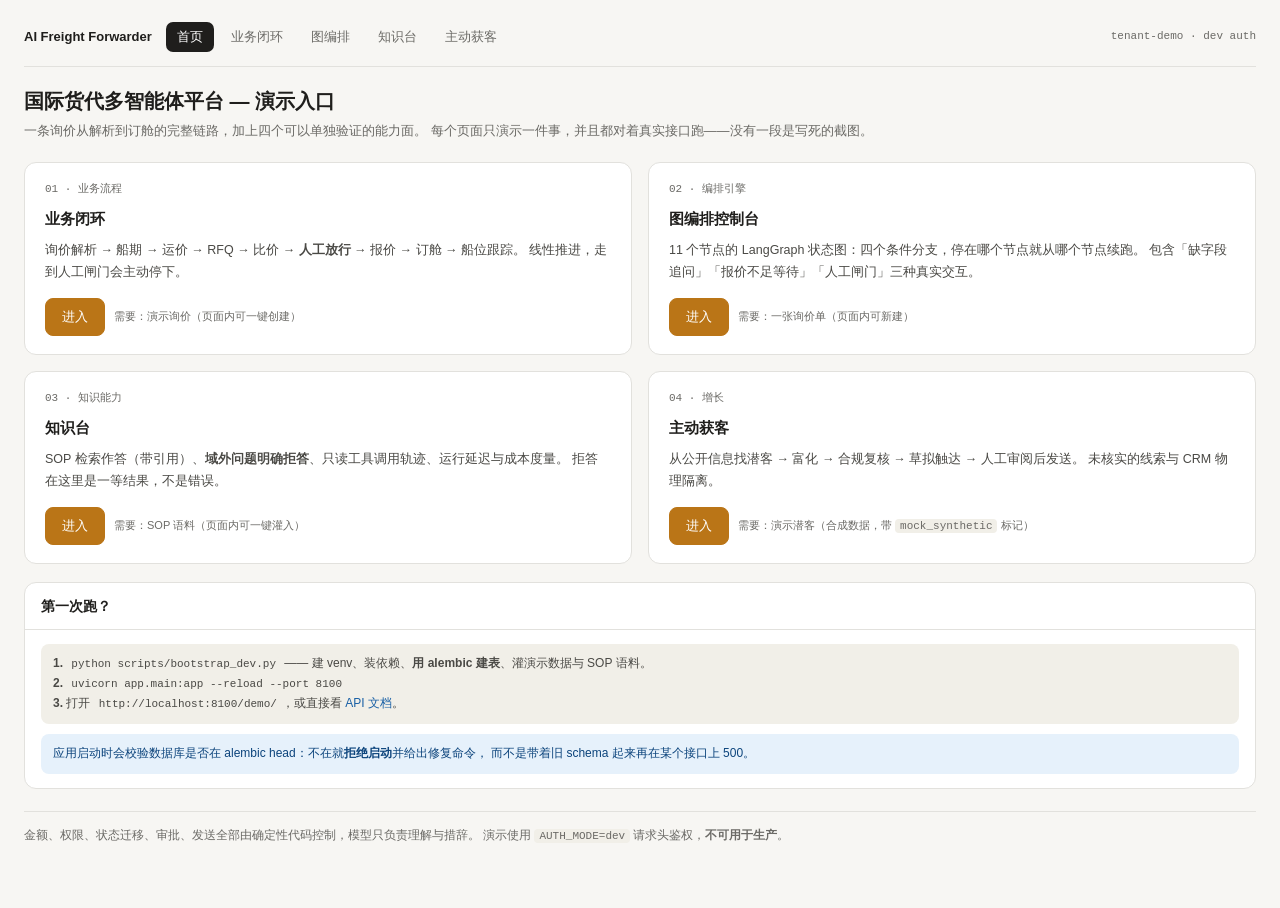
<file: demo_client/index.html>
<!doctype html>
<html lang="zh-CN">
<head>
<meta charset="utf-8">
<meta name="viewport" content="width=device-width, initial-scale=1">
<title>AI Freight Forwarder — 演示入口</title>
<link rel="stylesheet" href="theme.css">
<style>
.cards{display:grid;grid-template-columns:repeat(2,1fr);gap:16px}
@media(max-width:860px){.cards{grid-template-columns:1fr}}
.entry{background:var(--panel);border:1px solid var(--line);border-radius:12px;padding:18px 20px;
  display:flex;flex-direction:column;gap:9px;transition:.18s}
.entry:hover{border-color:var(--line2);box-shadow:0 2px 10px rgba(31,30,28,.05)}
.entry .tag{font-size:11px;color:var(--muted);font-family:var(--mono)}
.entry h2{font-size:15px;font-weight:600}
.entry p{margin:0;font-size:12.5px;color:#4A4945;line-height:1.7}
.entry .go-line{margin-top:auto;padding-top:6px;display:flex;gap:9px;align-items:center;flex-wrap:wrap}
.entry .need{font-size:11px;color:var(--muted)}
</style>
</head>
<body>
<div class="wrap">

  <nav class="topnav">
    <span class="brand">AI Freight Forwarder</span>
    <a href="index.html" class="on">首页</a>
    <a href="overview.html">业务闭环</a>
    <a href="graph.html">图编排</a>
    <a href="knowledge.html">知识台</a>
    <a href="prospecting.html">主动获客</a>
    <span class="spacer"></span>
    <span class="env">tenant-demo · dev auth</span>
  </nav>

  <h1>国际货代多智能体平台 — 演示入口</h1>
  <div class="sub">
    一条询价从解析到订舱的完整链路，加上四个可以单独验证的能力面。
    每个页面只演示一件事，并且都对着真实接口跑——没有一段是写死的截图。
  </div>

  <div class="cards">
    <div class="entry">
      <span class="tag">01 · 业务流程</span>
      <h2>业务闭环</h2>
      <p>询价解析 → 船期 → 运价 → RFQ → 比价 → <b>人工放行</b> → 报价 → 订舱 → 船位跟踪。
         线性推进，走到人工闸门会主动停下。</p>
      <div class="go-line">
        <a href="overview.html"><button class="primary">进入</button></a>
        <span class="need">需要：演示询价（页面内可一键创建）</span>
      </div>
    </div>

    <div class="entry">
      <span class="tag">02 · 编排引擎</span>
      <h2>图编排控制台</h2>
      <p>11 个节点的 LangGraph 状态图：四个条件分支，停在哪个节点就从哪个节点续跑。
         包含「缺字段追问」「报价不足等待」「人工闸门」三种真实交互。</p>
      <div class="go-line">
        <a href="graph.html"><button class="primary">进入</button></a>
        <span class="need">需要：一张询价单（页面内可新建）</span>
      </div>
    </div>

    <div class="entry">
      <span class="tag">03 · 知识能力</span>
      <h2>知识台</h2>
      <p>SOP 检索作答（带引用）、<b>域外问题明确拒答</b>、只读工具调用轨迹、运行延迟与成本度量。
         拒答在这里是一等结果，不是错误。</p>
      <div class="go-line">
        <a href="knowledge.html"><button class="primary">进入</button></a>
        <span class="need">需要：SOP 语料（页面内可一键灌入）</span>
      </div>
    </div>

    <div class="entry">
      <span class="tag">04 · 增长</span>
      <h2>主动获客</h2>
      <p>从公开信息找潜客 → 富化 → 合规复核 → 草拟触达 → 人工审阅后发送。
         未核实的线索与 CRM 物理隔离。</p>
      <div class="go-line">
        <a href="prospecting.html"><button class="primary">进入</button></a>
        <span class="need">需要：演示潜客（合成数据，带 <span class="kbd">mock_synthetic</span> 标记）</span>
      </div>
    </div>
  </div>

  <div class="card" style="margin-top:18px">
    <h2>第一次跑？</h2>
    <div class="body">
      <div class="note plain">
        <b>1.</b> <span class="kbd">python scripts/bootstrap_dev.py</span> —— 建 venv、装依赖、<b>用 alembic 建表</b>、灌演示数据与 SOP 语料。<br>
        <b>2.</b> <span class="kbd">uvicorn app.main:app --reload --port 8100</span><br>
        <b>3.</b> 打开 <span class="kbd">http://localhost:8100/demo/</span>，或直接看 <a href="/docs">API 文档</a>。
      </div>
      <div class="note info" style="margin-top:10px">
        应用启动时会校验数据库是否在 alembic head：不在就<b>拒绝启动</b>并给出修复命令，
        而不是带着旧 schema 起来再在某个接口上 500。
      </div>
    </div>
  </div>

  <div class="foot">
    金额、权限、状态迁移、审批、发送全部由确定性代码控制，模型只负责理解与措辞。
    演示使用 <span class="kbd">AUTH_MODE=dev</span> 请求头鉴权，<b>不可用于生产</b>。
  </div>
</div>
</body>
</html>
</file>
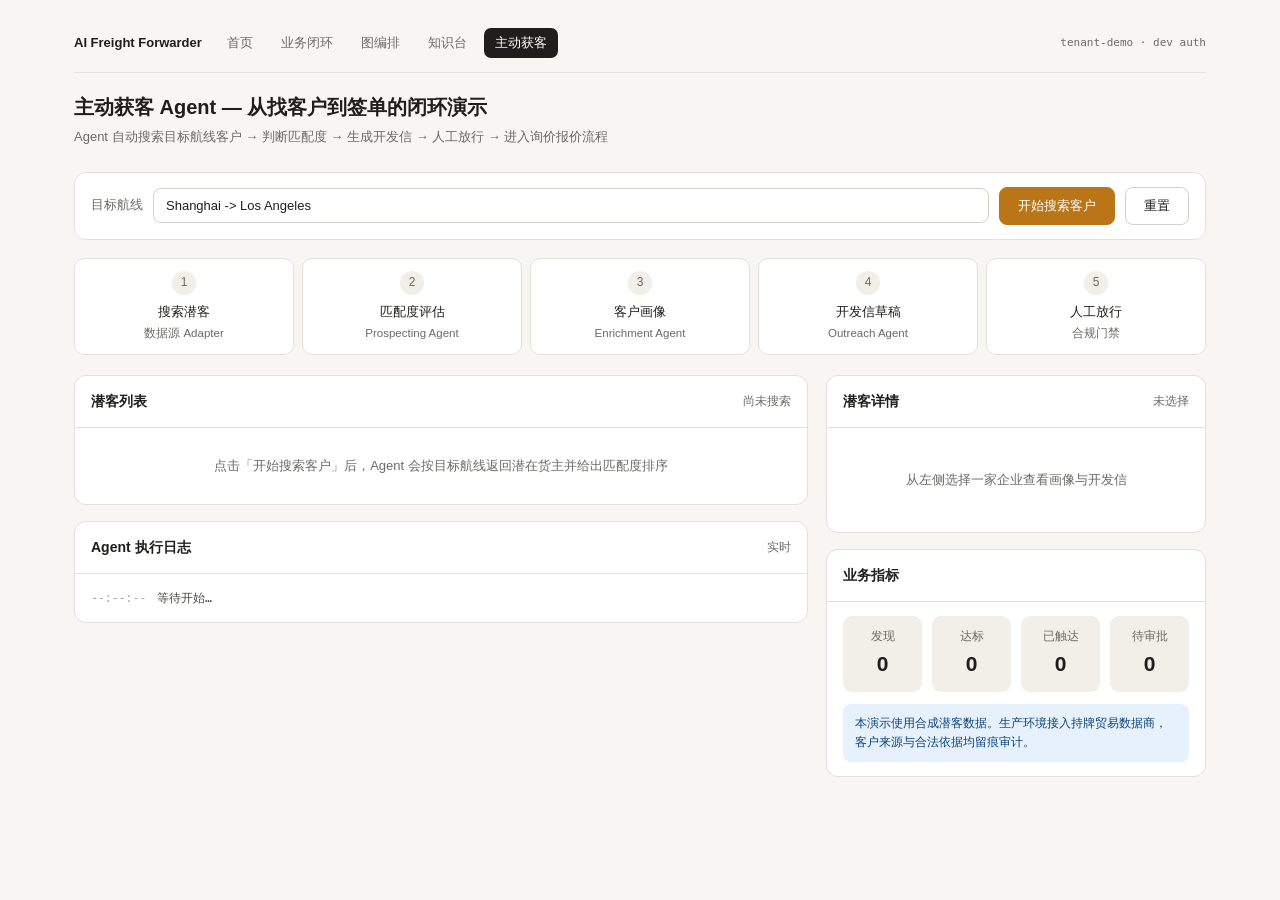
<file: demo_client/prospecting.html>
<!doctype html>
<html lang="zh-CN">
<head>
<meta charset="utf-8">
<meta name="viewport" content="width=device-width, initial-scale=1">
<title>主动获客 Agent 演示 — AI Freight Forwarder</title>
<style>
:root{
  --bg:#F7F6F3; --panel:#FFFFFF; --ink:#1F1E1C; --muted:#6B6A66;
  --line:#E2E1DD; --line2:#D3D1C7;
  --amber:#BA7517; --amber-bg:#FAEEDA; --amber-ink:#854F0B;
  --blue:#185FA5; --blue-bg:#E6F1FB; --blue-ink:#0C447C;
  --teal:#0F6E56; --teal-bg:#E1F5EE; --teal-ink:#0F6E56;
  --red:#A32D2D; --red-bg:#FCEBEB;
  --gray-bg:#F1EFE8;
}
*{box-sizing:border-box}
body{margin:0;background:var(--bg);color:var(--ink);
  font-family:-apple-system,BlinkMacSystemFont,"Segoe UI","PingFang SC","Hiragino Sans GB","Microsoft YaHei",sans-serif;
  font-size:14px;line-height:1.6;-webkit-font-smoothing:antialiased}
.wrap{max-width:1180px;margin:0 auto;padding:28px 24px 64px}
h1{font-size:20px;font-weight:600;margin:0 0 4px}
.sub{color:var(--muted);font-size:13px;margin-bottom:24px}
.bar{display:flex;gap:10px;align-items:center;flex-wrap:wrap;background:var(--panel);
  border:1px solid var(--line);border-radius:12px;padding:14px 16px;margin-bottom:18px}
.bar label{font-size:13px;color:var(--muted)}
input,select{padding:9px 12px;border:1px solid var(--line2);border-radius:8px;
  font-size:13px;font-family:inherit;background:#fff;color:var(--ink)}
input.lane{min-width:260px;flex:1}
button{padding:9px 18px;border-radius:8px;border:1px solid var(--line2);background:#fff;
  color:var(--ink);font-size:13px;font-family:inherit;cursor:pointer;transition:.15s}
button:hover:not(:disabled){border-color:var(--ink);background:#FAFAF8}
button.primary{background:var(--amber);border-color:var(--amber);color:#fff;font-weight:500}
button.primary:hover:not(:disabled){background:#9E6313}
button:disabled{opacity:.4;cursor:not-allowed}

/* pipeline rail */
.rail{display:grid;grid-template-columns:repeat(5,1fr);gap:8px;margin-bottom:20px}
.step{background:var(--panel);border:1px solid var(--line);border-radius:10px;padding:12px 10px;text-align:center;
  position:relative;transition:.25s}
.step .n{width:24px;height:24px;border-radius:50%;background:var(--gray-bg);color:var(--muted);
  display:flex;align-items:center;justify-content:center;font-size:12px;margin:0 auto 7px;transition:.25s}
.step .t{font-size:12.5px;font-weight:500}
.step .d{font-size:11.5px;color:var(--muted);margin-top:2px}
.step.active{border-color:var(--amber);background:var(--amber-bg)}
.step.active .n{background:var(--amber);color:#fff}
.step.active .t{color:var(--amber-ink)}
.step.done{border-color:var(--teal)}
.step.done .n{background:var(--teal);color:#fff}
.step.done .t{color:var(--teal-ink)}

.grid{display:grid;grid-template-columns:1fr 380px;gap:18px;align-items:start}
@media(max-width:980px){.grid{grid-template-columns:1fr}.rail{grid-template-columns:repeat(2,1fr)}}
.card{background:var(--panel);border:1px solid var(--line);border-radius:12px;margin-bottom:16px;overflow:hidden}
.card h2{font-size:14px;font-weight:600;margin:0;padding:14px 16px;border-bottom:1px solid var(--line);
  display:flex;justify-content:space-between;align-items:center}
.card h2 .cnt{font-size:12px;color:var(--muted);font-weight:400}
.card .body{padding:14px 16px}
.empty{color:var(--muted);font-size:13px;text-align:center;padding:28px 12px}

/* prospect rows */
.plist{display:flex;flex-direction:column}
.prow{display:flex;gap:12px;align-items:flex-start;padding:12px 16px;border-bottom:1px solid var(--line);
  cursor:pointer;transition:.15s}
.prow:last-child{border-bottom:none}
.prow:hover{background:#FAFAF8}
.prow.sel{background:var(--amber-bg)}
.score{width:42px;height:42px;border-radius:9px;display:flex;align-items:center;justify-content:center;
  font-size:14px;font-weight:600;flex:0 0 42px}
.s-hi{background:var(--teal-bg);color:var(--teal-ink)}
.s-md{background:var(--amber-bg);color:var(--amber-ink)}
.s-lo{background:var(--gray-bg);color:var(--muted)}
.pmain{flex:1;min-width:0}
.pmain .nm{font-weight:500;font-size:13.5px}
.pmain .meta{font-size:12px;color:var(--muted);margin-top:1px}
.pmain .rs{font-size:12px;color:var(--muted);margin-top:5px;line-height:1.5}
.tag{display:inline-block;font-size:11px;padding:1.5px 7px;border-radius:5px;background:var(--gray-bg);
  color:var(--muted);margin-right:5px}

/* detail panel */
.kv{display:flex;justify-content:space-between;gap:12px;padding:6px 0;font-size:13px;
  border-bottom:1px dashed var(--line)}
.kv:last-child{border-bottom:none}
.kv .k{color:var(--muted);flex:0 0 92px}
.kv .v{text-align:right;flex:1;word-break:break-all}
.draft{background:#FCFBF8;border:1px solid var(--line);border-radius:8px;padding:12px;
  font-size:12.5px;white-space:pre-wrap;line-height:1.75;max-height:260px;overflow:auto;color:#3A3936}
.note{font-size:12px;padding:10px 12px;border-radius:8px;line-height:1.6}
.note.warn{background:var(--red-bg);color:var(--red)}
.note.ok{background:var(--teal-bg);color:var(--teal-ink)}
.note.info{background:var(--blue-bg);color:var(--blue-ink)}
.acts{display:flex;gap:8px;flex-wrap:wrap;margin-top:12px}
.acts button{flex:1;min-width:120px}
.gate{font-size:11.5px;color:var(--muted);margin-top:9px;padding-top:9px;border-top:1px solid var(--line)}
.gate b{color:var(--amber-ink);font-weight:500}
.log{font-family:ui-monospace,Menlo,Consolas,monospace;font-size:11.5px;line-height:1.8;
  max-height:230px;overflow:auto;color:#4A4945}
.log div{display:flex;gap:8px}
.log .tm{color:#A8A6A0;flex:0 0 58px}
.spin{display:inline-block;width:11px;height:11px;border:1.6px solid var(--line2);
  border-top-color:var(--amber);border-radius:50%;animation:sp .7s linear infinite;vertical-align:-1px;margin-right:6px}
@keyframes sp{to{transform:rotate(360deg)}}
.metrics{display:grid;grid-template-columns:repeat(4,1fr);gap:10px}
.m{background:var(--gray-bg);border-radius:9px;padding:11px 12px;text-align:center}
.m .lab{font-size:11.5px;color:var(--muted)}
.m .num{font-size:21px;font-weight:600;margin-top:2px}

/* top navigation — shared with theme.css so the four demo pages read as one product */
.topnav{display:flex;gap:6px;align-items:center;flex-wrap:wrap;margin-bottom:18px;
  padding-bottom:14px;border-bottom:1px solid var(--line)}
.topnav .brand{font-size:13px;font-weight:600;margin-right:8px;color:var(--ink)}
.topnav a{padding:5px 11px;border-radius:7px;font-size:12.5px;color:var(--muted);text-decoration:none}
.topnav a:hover{background:var(--gray-bg);color:var(--ink)}
.topnav a.on{background:var(--ink);color:#fff}
.topnav .spacer{flex:1}
.topnav .env{font-size:11px;color:var(--muted);font-family:ui-monospace,Menlo,Consolas,monospace}
</style>
</head>
<body>
<div class="wrap">

  <nav class="topnav">
    <span class="brand">AI Freight Forwarder</span>
    <a href="index.html">首页</a>
    <a href="overview.html">业务闭环</a>
    <a href="graph.html">图编排</a>
    <a href="knowledge.html">知识台</a>
    <a href="prospecting.html" class="on">主动获客</a>
    <span class="spacer"></span>
    <span class="env">tenant-demo · dev auth</span>
  </nav>
  <h1>主动获客 Agent — 从找客户到签单的闭环演示</h1>
  <div class="sub">Agent 自动搜索目标航线客户 → 判断匹配度 → 生成开发信 → 人工放行 → 进入询价报价流程</div>

  <div class="bar">
    <label>目标航线</label>
    <input class="lane" id="lane" value="Shanghai -> Los Angeles">
    <button class="primary" id="btnSearch" onclick="runSearch()">开始搜索客户</button>
    <button id="btnReset" onclick="reset()">重置</button>
  </div>

  <div class="rail">
    <div class="step" id="st1"><div class="n">1</div><div class="t">搜索潜客</div><div class="d">数据源 Adapter</div></div>
    <div class="step" id="st2"><div class="n">2</div><div class="t">匹配度评估</div><div class="d">Prospecting Agent</div></div>
    <div class="step" id="st3"><div class="n">3</div><div class="t">客户画像</div><div class="d">Enrichment Agent</div></div>
    <div class="step" id="st4"><div class="n">4</div><div class="t">开发信草稿</div><div class="d">Outreach Agent</div></div>
    <div class="step" id="st5"><div class="n">5</div><div class="t">人工放行</div><div class="d">合规门禁</div></div>
  </div>

  <div class="grid">
    <div>
      <div class="card">
        <h2>潜客列表 <span class="cnt" id="cntProspect">尚未搜索</span></h2>
        <div class="plist" id="plist"><div class="empty">点击「开始搜索客户」后，Agent 会按目标航线返回潜在货主并给出匹配度排序</div></div>
      </div>
      <div class="card">
        <h2>Agent 执行日志 <span class="cnt" id="cntLog">实时</span></h2>
        <div class="body"><div class="log" id="log"><div><span class="tm">--:--:--</span><span>等待开始…</span></div></div></div>
      </div>
    </div>

    <div>
      <div class="card">
        <h2>潜客详情 <span class="cnt" id="cntDetail">未选择</span></h2>
        <div class="body" id="detail"><div class="empty">从左侧选择一家企业查看画像与开发信</div></div>
      </div>
      <div class="card">
        <h2>业务指标</h2>
        <div class="body">
          <div class="metrics">
            <div class="m"><div class="lab">发现</div><div class="num" id="mDisc">0</div></div>
            <div class="m"><div class="lab">达标</div><div class="num" id="mQual">0</div></div>
            <div class="m"><div class="lab">已触达</div><div class="num" id="mSent">0</div></div>
            <div class="m"><div class="lab">待审批</div><div class="num" id="mPend">0</div></div>
          </div>
          <div class="note info" style="margin-top:12px">
            本演示使用合成潜客数据。生产环境接入持牌贸易数据商，客户来源与合法依据均留痕审计。
          </div>
        </div>
      </div>
    </div>
  </div>
</div>

<script>
const H={'Content-Type':'application/json','X-Demo-User':'sales001','X-Demo-Tenant':'tenant-demo'};
let state={prospects:[],sel:null,draft:null,enrich:null};

function ts(){const d=new Date();return d.toTimeString().slice(0,8)}
function log(msg,cls){
  const el=document.getElementById('log');
  const d=document.createElement('div');
  d.innerHTML=`<span class="tm">${ts()}</span><span${cls?` style="color:${cls}"`:''}>${msg}</span>`;
  el.appendChild(d); el.scrollTop=el.scrollHeight;
}
function setStep(n,st){
  const el=document.getElementById('st'+n);
  el.classList.remove('active','done');
  if(st)el.classList.add(st);
}
function reset(){
  state={prospects:[],sel:null,draft:null,enrich:null};
  document.getElementById('plist').innerHTML='<div class="empty">点击「开始搜索客户」后，Agent 会按目标航线返回潜在货主并给出匹配度排序</div>';
  document.getElementById('detail').innerHTML='<div class="empty">从左侧选择一家企业查看画像与开发信</div>';
  document.getElementById('log').innerHTML='<div><span class="tm">--:--:--</span><span>等待开始…</span></div>';
  document.getElementById('cntProspect').textContent='尚未搜索';
  document.getElementById('cntDetail').textContent='未选择';
  ['mDisc','mQual','mSent','mPend'].forEach(id=>document.getElementById(id).textContent='0');
  for(let i=1;i<=5;i++)setStep(i,null);
}
function scoreClass(s){return s>=75?'s-hi':(s>=55?'s-md':'s-lo')}

async function runSearch(){
  const btn=document.getElementById('btnSearch');
  btn.disabled=true; btn.innerHTML='<span class="spin"></span>搜索中';
  reset();
  const lane=document.getElementById('lane').value.trim();
  setStep(1,'active'); log('调用潜客数据源，航线：'+lane);
  try{
    const t0=performance.now();
    const r=await fetch('/api/v1/prospecting/search',{method:'POST',headers:H,
      body:JSON.stringify({lane:lane,limit:14})});
    const j=await r.json();
    const ms=Math.round(performance.now()-t0);
    if(!r.ok){throw new Error(j.detail||('HTTP '+r.status))}
    setStep(1,'done');
    log(`数据源返回 ${j.discovered} 家企业（${ms}ms）`);
    setStep(2,'active'); log('Prospecting Agent 评估航线匹配度…');
    await sleep(380);
    setStep(2,'done');
    const list=j.prospects||[];
    log(`匹配度评估完成，${list.length} 家进入候选池`);
    state.prospects=list;
    document.getElementById('mDisc').textContent=j.discovered;
    document.getElementById('mQual').textContent=list.length;
    document.getElementById('cntProspect').textContent=`${list.length} 家候选 / 共发现 ${j.discovered} 家`;
    renderList();
    setStep(3,null); log('可从左侧选择企业继续做客户画像','#0F6E56');
  }catch(e){
    log('搜索失败：'+e.message,'#A32D2D');
  }finally{
    btn.disabled=false; btn.textContent='开始搜索客户';
  }
}
function sleep(ms){return new Promise(r=>setTimeout(r,ms))}

function renderList(){
  const el=document.getElementById('plist');
  if(!state.prospects.length){el.innerHTML='<div class="empty">没有达标客户</div>';return}
  el.innerHTML=state.prospects.map((p,i)=>{
    const s=Math.round(p.score||0);
    return `<div class="prow${state.sel===p.id?' sel':''}" onclick="select('${p.id}')">
      <div class="score ${scoreClass(s)}">${s}</div>
      <div class="pmain">
        <div class="nm">${esc(p.company)}</div>
        <div class="meta">${esc(p.country||'—')} · ${esc(p.industry||'未标注行业')}</div>
        <div class="rs">${esc((p.score_rationale||'').slice(0,96))}${(p.score_rationale||'').length>96?'…':''}</div>
      </div>
    </div>`;
  }).join('');
}
function esc(s){return String(s==null?'':s).replace(/[&<>"]/g,c=>({'&':'&amp;','<':'&lt;','>':'&gt;','"':'&quot;'}[c]))}

async function select(id){
  state.sel=id; state.draft=null; state.enrich=null;
  const p=state.prospects.find(x=>x.id===id); if(!p)return;
  renderList();
  document.getElementById('cntDetail').textContent=p.company;
  const el=document.getElementById('detail');
  el.innerHTML=`<div class="kv"><span class="k">企业</span><span class="v">${esc(p.company)}</span></div>
    <div class="kv"><span class="k">国家</span><span class="v">${esc(p.country||'—')}</span></div>
    <div class="kv"><span class="k">行业</span><span class="v">${esc(p.industry||'—')}</span></div>
    <div class="kv"><span class="k">预估货量</span><span class="v">${p.est_volume_teu?Math.round(p.est_volume_teu)+' TEU/年':'未知'}</span></div>
    <div class="kv"><span class="k">数据来源</span><span class="v">${esc(p.data_origin||p.source||'—')}</span></div>
    <div class="kv"><span class="k">匹配度</span><span class="v"><b>${Math.round(p.score||0)}</b> / 100</span></div>
    <div class="acts"><button class="ghost" onclick="evidence()">核验来源</button>
      <button class="primary" onclick="enrich()">生成客户画像</button></div>
    <div id="ev"></div>
    <div class="gate">下一步将调用 <b>Enrichment Agent</b> 推断决策人角色与触达就绪度。模型只能基于已有信息推断，不得编造人名与邮箱。</div>`;
  setStep(3,'active'); log(`选择 <${p.company}>，开始客户画像`);
}

/* What backs this prospect, and whether a human can check it.
   The honest answer for demo data is "no" — the mock source writes .example domains, which
   never resolve. Rendering a link that 404s would survive review without being checked. */
async function evidence(){
  if(!state.sel)return;
  const box=document.getElementById('ev'); if(!box)return;
  box.innerHTML='<div class="empty">读取来源…</div>';
  try{
    const r=await fetch(`/api/v1/prospects/${state.sel}/evidence`,{headers:H});
    const j=await r.json();
    if(!r.ok)throw new Error(j.detail||('HTTP '+r.status));
    const rows=(j.sources||[]).map(s=>`<div style="margin-top:6px">
      <b>${esc(s.kind)}</b> · ${esc(s.ref||'—')}
      ${s.url?`<a href="${esc(s.url)}" target="_blank" rel="noopener">打开</a>`:'<b>（无可用链接）</b>'}
      <span style="opacity:.75"> ${esc(s.note)}</span></div>`).join('');
    box.innerHTML=`<div class="note ${j.human_can_check?'ok':'warn'}" style="margin-top:10px">
      核验等级 <b>${esc(j.verifiability)}</b> · 可人工核验：<b>${j.human_can_check?'是':'否'}</b><br>
      ${esc(j.note)}${rows}</div>`;
    log(`来源核验：${j.verifiability}（可人工核验：${j.human_can_check?'是':'否'}）`,
        j.human_can_check?'#0F6E56':'#A32D2D');
  }catch(err){
    box.innerHTML=`<div class="note warn" style="margin-top:10px">核验失败：${esc(err.message)}</div>`;
  }
}

async function enrich(){  if(!state.sel)return;
  const p=state.prospects.find(x=>x.id===state.sel);
  const el=document.getElementById('detail');
  const btns=el.querySelectorAll('button'); btns.forEach(b=>b.disabled=true);
  try{
    const r=await fetch(`/api/v1/prospects/${state.sel}/enrich`,{method:'POST',headers:H,body:'{}'});
    const j=await r.json();
    if(!r.ok)throw new Error(j.detail||('HTTP '+r.status));
    setStep(3,'done');
    const e=j.enrichment||{};
    state.enrich=e;
    log(`画像完成，触达就绪度：${e.outreach_readiness||'unknown'}`);
    el.innerHTML=`<div class="kv"><span class="k">企业</span><span class="v">${esc(p.company)}</span></div>
      <div class="kv"><span class="k">决策人角色</span><span class="v">${esc(e.decision_maker_role||'—')}</span></div>
      <div class="kv"><span class="k">触达就绪度</span><span class="v"><b>${esc(e.outreach_readiness||'—')}</b></span></div>
      <div class="kv"><span class="k">画像</span><span class="v" style="text-align:left">${esc(e.company_profile||'—')}</span></div>
      <div class="kv"><span class="k">潜在需求</span><span class="v" style="text-align:left">${esc(e.likely_needs||'—')}</span></div>
      ${(e.missing_info&&e.missing_info.length)?`<div class="kv"><span class="k">待补信息</span><span class="v">${e.missing_info.map(esc).join('、')}</span></div>`:''}
      <div class="acts"><button class="primary" onclick="draft()">生成开发信</button></div>
      <div class="gate">客户数据仍停留在 <b>候选池</b>，尚未进入 CRM。只有经过人工确认合规依据后才会转为正式 Lead。</div>`;
  }catch(err){
    log('画像失败：'+err.message,'#A32D2D'); btns.forEach(b=>b.disabled=false);
  }
}

async function draft(){
  if(!state.sel)return;
  const el=document.getElementById('detail');
  el.querySelectorAll('button').forEach(b=>b.disabled=true);
  setStep(4,'active'); log('Outreach Agent 撰写开发信…');
  try{
    // Prospects from a fresh search have no email yet; the draft gate reports this honestly.
    const r=await fetch(`/api/v1/prospects/${state.sel}/outreach-draft`,{method:'POST',headers:H,body:'{}'});
    const j=await r.json();
    if(!r.ok){
      setStep(4,null);
      log('开发信未生成：'+shortErr(j.detail),'#A32D2D');
      el.insertAdjacentHTML('beforeend',`<div class="note warn" style="margin-top:12px">
        该候选企业当前<b>没有可用的联系邮箱</b>，无法生成外发草稿。<br>
        这正是设计意图：没有可核实的联系方式时，系统不会凭模型猜测生成收件人。</div>
        <div class="acts"><button onclick="select('${state.sel}')">返回</button></div>`);
      return;
    }
    setStep(4,'done');
    state.draft=j;
    log('开发信草稿已生成，等待人工放行');
    el.insertAdjacentHTML('beforeend',`<div style="margin-top:14px">
      <div class="kv"><span class="k">主题</span><span class="v" style="text-align:left">${esc(j.subject||'')}</span></div>
      <div style="margin-top:8px"><div class="draft">${esc(j.body||'')}</div></div>
      <div class="acts">
        <button class="primary" onclick="review('approve')">批准并发送</button>
        <button onclick="review('reject')">驳回</button>
      </div>
      <div class="gate">
        发送前需通过 <b>三道代码级门禁</b>：① 已记录人工批准 ② 存在合法处理依据 ③ 未超过触达频率上限。
        任一不满足都会被后端拒绝，提示词无法绕过。
      </div></div>`);
  }catch(err){
    log('生成失败：'+err.message,'#A32D2D'); setStep(4,null);
  }
}
function shortErr(d){
  if(!d)return '未知错误';
  if(typeof d==='string')return d;
  return Array.isArray(d)?d.map(x=>x.msg||JSON.stringify(x)).join('; '):JSON.stringify(d);
}

async function review(action){
  if(!state.draft)return;
  const el=document.getElementById('detail');
  el.querySelectorAll('button').forEach(b=>b.disabled=true);
  try{
    const r1=await fetch(`/api/v1/outreach/${state.draft.id}/review`,{method:'POST',headers:H,
      body:JSON.stringify({action:action,comment:'演示审批'})});
    if(!r1.ok)throw new Error(shortErr((await r1.json()).detail));
    setStep(5,'active');
    if(action==='reject'){
      log('人工驳回，流程终止','#A32D2D'); setStep(5,'done');
      el.insertAdjacentHTML('beforeend','<div class="note warn" style="margin-top:12px">已驳回，不会发送。</div>'); return;
    }
    log('人工批准通过，执行发送…');
    const r2=await fetch(`/api/v1/outreach/${state.draft.id}/send`,{method:'POST',headers:H});
    const j2=await r2.json();
    if(!r2.ok){
      setStep(5,null);
      log('发送被合规门禁拦截：'+shortErr(j2.detail),'#A32D2D');
      el.insertAdjacentHTML('beforeend',`<div class="note warn" style="margin-top:12px">
        发送被拦截：<b>${esc(shortErr(j2.detail))}</b><br>
        该候选企业缺少已确认的合法处理依据。人工审批<b>不足以</b>放行冷启动外发——
        还必须在转化为正式 Lead 时明确记录合规基础。</div>`);
      return;
    }
    setStep(5,'done');
    document.getElementById('mSent').textContent=Number(document.getElementById('mSent').textContent)+1;
    log('已发送，进入跟进队列','#0F6E56');
    el.insertAdjacentHTML('beforeend',`<div class="note ok" style="margin-top:12px">
      邮件已通过三道门禁并发出，已写入触达记录用于频率控制与合规审计。</div>`);
  }catch(e){
    log('操作失败：'+e.message,'#A32D2D');
  }
}
</script>
</body>
</html>
</file>
<file: demo_client/theme.css>
/* Shared shell for the v2.0 demo pages (console / knowledge / landing).
 *
 * overview.html and prospecting.html predate this file and still carry their own copy of
 * these tokens. They are contract-tested and were left alone on purpose: the two new pages
 * had no reason to add a third copy of 130 lines of CSS, and a mechanical rewrite of pages
 * nobody asked to change is diff noise. The palette below is the same one they use, so the
 * suite still looks like one product.
 */

:root{
  --bg:#F7F6F3; --panel:#FFFFFF; --ink:#1F1E1C; --muted:#6B6A66;
  --line:#E2E1DD; --line2:#D3D1C7;
  --amber:#BA7517; --amber-bg:#FAEEDA; --amber-ink:#854F0B;
  --blue:#185FA5; --blue-bg:#E6F1FB; --blue-ink:#0C447C;
  --teal:#0F6E56; --teal-bg:#E1F5EE; --teal-ink:#0F6E56;
  --red:#A32D2D; --red-bg:#FCEBEB;
  --gray-bg:#F1EFE8;
  --mono:ui-monospace,Menlo,Consolas,monospace;
}

*{box-sizing:border-box}
body{margin:0;background:var(--bg);color:var(--ink);
  font-family:-apple-system,BlinkMacSystemFont,"Segoe UI","PingFang SC","Hiragino Sans GB","Microsoft YaHei",sans-serif;
  font-size:14px;line-height:1.6;-webkit-font-smoothing:antialiased}
.wrap{max-width:1320px;margin:0 auto;padding:22px 24px 64px}
h1{font-size:20px;font-weight:600;margin:0 0 4px}
h2{font-size:14px;font-weight:600;margin:0}
.sub{color:var(--muted);font-size:13px;margin-bottom:20px}
a{color:var(--blue);text-decoration:none}
a:hover{text-decoration:underline}

/* ---------- top navigation: identical on every demo page ---------- */
.topnav{display:flex;gap:6px;align-items:center;flex-wrap:wrap;margin-bottom:18px;
  padding-bottom:14px;border-bottom:1px solid var(--line)}
.topnav .brand{font-size:13px;font-weight:600;margin-right:8px;color:var(--ink)}
.topnav a{padding:5px 11px;border-radius:7px;font-size:12.5px;color:var(--muted)}
.topnav a:hover{background:var(--gray-bg);text-decoration:none;color:var(--ink)}
.topnav a.on{background:var(--ink);color:#fff}
.topnav .spacer{flex:1}
.topnav .env{font-size:11px;color:var(--muted);font-family:var(--mono)}

/* ---------- control bar ---------- */
.bar{display:flex;gap:10px;align-items:center;flex-wrap:wrap;background:var(--panel);
  border:1px solid var(--line);border-radius:12px;padding:13px 16px;margin-bottom:16px}
.bar label{font-size:13px;color:var(--muted)}
input,select,textarea{padding:9px 12px;border:1px solid var(--line2);border-radius:8px;
  font-size:13px;font-family:inherit;background:#fff;color:var(--ink)}
textarea{width:100%;resize:vertical}
input.grow,select.grow{flex:1;min-width:200px}
button{padding:9px 16px;border-radius:8px;border:1px solid var(--line2);background:#fff;
  color:var(--ink);font-size:13px;font-family:inherit;cursor:pointer;transition:.15s}
button:hover:not(:disabled){border-color:var(--ink);background:#FAFAF8}
button.primary{background:var(--amber);border-color:var(--amber);color:#fff;font-weight:500}
button.primary:hover:not(:disabled){background:#9E6313}
button.go{background:var(--teal);border-color:var(--teal);color:#fff;font-weight:500}
button.go:hover:not(:disabled){background:#0B5A46}
button.ghost{border-color:transparent;background:transparent;color:var(--muted)}
button.ghost:hover:not(:disabled){background:var(--gray-bg);border-color:transparent}
button:disabled{opacity:.4;cursor:not-allowed}
.check{display:flex;gap:7px;align-items:center;font-size:12.5px;color:var(--muted);cursor:pointer}
.check input{width:auto;padding:0;margin:0}

/* ---------- layout ---------- */
.split{display:grid;grid-template-columns:1fr 400px;gap:16px;align-items:start}
.split.wide{grid-template-columns:1fr 460px}
@media(max-width:1060px){.split,.split.wide{grid-template-columns:1fr}}
.card{background:var(--panel);border:1px solid var(--line);border-radius:12px;margin-bottom:16px;overflow:hidden}
.card>h2{padding:12px 16px;border-bottom:1px solid var(--line);
  display:flex;justify-content:space-between;align-items:center;gap:10px;flex-wrap:wrap}
.card>h2 .cnt{font-size:12px;color:var(--muted);font-weight:400}
.card .body{padding:14px 16px}
.card .body.tight{padding:0}
.empty{color:var(--muted);font-size:13px;text-align:center;padding:26px 12px}

/* ---------- node rail ---------- */
.rail{display:grid;grid-template-columns:repeat(11,1fr);gap:5px;margin-bottom:16px}
@media(max-width:1240px){.rail{grid-template-columns:repeat(6,1fr)}}
@media(max-width:680px){.rail{grid-template-columns:repeat(3,1fr)}}
.step{background:var(--panel);border:1px solid var(--line);border-radius:9px;padding:9px 6px;
  text-align:center;transition:.25s;min-height:72px}
.step .n{width:20px;height:20px;border-radius:50%;background:var(--gray-bg);color:var(--muted);
  display:flex;align-items:center;justify-content:center;font-size:11px;margin:0 auto 5px;transition:.25s}
.step .t{font-size:11px;font-weight:500;line-height:1.3}
.step .d{font-size:10px;color:var(--muted);margin-top:2px;line-height:1.25}
.step.done{border-color:var(--teal)} .step.done .n{background:var(--teal);color:#fff}
.step.done .t{color:var(--teal-ink)}
.step.active{border-color:var(--amber);background:var(--amber-bg);box-shadow:0 0 0 2px var(--amber-bg)}
.step.active .n{background:var(--amber);color:#fff} .step.active .t{color:var(--amber-ink)}
.step.gate{border-style:dashed;border-color:var(--line2)}
.step.gate.active{border-color:var(--amber);border-style:dashed}
.step.failed{border-color:var(--red);background:var(--red-bg)}
.step.failed .n{background:var(--red);color:#fff} .step.failed .t{color:var(--red)}
.step.skipped{opacity:.55}

/* ---------- trace rows ---------- */
.srow{display:flex;gap:11px;padding:10px 16px;border-bottom:1px solid var(--line);
  align-items:flex-start;animation:fade .3s ease}
.srow:last-child{border-bottom:none}
@keyframes fade{from{opacity:0;transform:translateY(-3px)}to{opacity:1;transform:none}}
.badge{width:20px;height:20px;border-radius:50%;flex:0 0 20px;display:flex;align-items:center;
  justify-content:center;font-size:11px;font-weight:600;margin-top:1px}
.b-ok{background:var(--teal-bg);color:var(--teal-ink)}
.b-wait{background:var(--amber-bg);color:var(--amber-ink)}
.b-fail{background:var(--red-bg);color:var(--red)}
.b-skip{background:var(--gray-bg);color:var(--muted)}
.b-run{background:var(--blue-bg);color:var(--blue-ink)}
.smain{flex:1;min-width:0}
.snm{font-size:13px;font-weight:500;display:flex;align-items:center;gap:7px;flex-wrap:wrap}
.sdetail{font-size:12px;color:var(--muted);margin-top:1px}
.sout{font-family:var(--mono);font-size:11px;color:#4A4945;margin-top:5px;
  line-height:1.65;word-break:break-all}
.sout b{color:var(--ink);font-weight:500}

/* ---------- pills, tags, chips ---------- */
.pill{font-size:10.5px;padding:1px 6px;border-radius:5px;background:var(--gray-bg);color:var(--muted);font-weight:400}
.pill.ocean{background:var(--blue-bg);color:var(--blue-ink)}
.pill.gate{background:var(--amber-bg);color:var(--amber-ink)}
.pill.ok{background:var(--teal-bg);color:var(--teal-ink)}
.pill.no{background:var(--red-bg);color:var(--red)}
.chips{display:flex;gap:7px;flex-wrap:wrap;margin-top:9px}
.chip{font-size:12px;padding:4px 10px;border-radius:999px;border:1px solid var(--line2);
  background:#fff;color:var(--muted);cursor:pointer}
.chip:hover{border-color:var(--ink);color:var(--ink)}
.chip.out{border-style:dashed;color:var(--amber-ink);border-color:var(--amber)}

/* ---------- key/value + metrics ---------- */
.kv{display:flex;justify-content:space-between;gap:12px;padding:6px 0;font-size:13px;
  border-bottom:1px dashed var(--line)}
.kv:last-child{border-bottom:none}
.kv .k{color:var(--muted);flex:0 0 92px}
.kv .v{text-align:right;flex:1;word-break:break-all}
.kv .v big{font-size:16px;font-weight:600}
.metrics{display:grid;grid-template-columns:repeat(3,1fr);gap:9px}
.metrics.two{grid-template-columns:repeat(2,1fr)}
.m{background:var(--gray-bg);border-radius:9px;padding:10px 8px;text-align:center}
.m .lab{font-size:11px;color:var(--muted)}
.m .num{font-size:18px;font-weight:600;margin-top:2px}
.m .num small{font-size:11px;font-weight:400;color:var(--muted)}

/* ---------- notes ---------- */
.note{font-size:12px;padding:10px 12px;border-radius:8px;line-height:1.65}
.note.warn{background:var(--red-bg);color:var(--red)}
.note.ok{background:var(--teal-bg);color:var(--teal-ink)}
.note.info{background:var(--blue-bg);color:var(--blue-ink)}
.note.plain{background:var(--gray-bg);color:#4A4945}
.note b{font-weight:600}

/* ---------- gate callout ---------- */
.gatebox{background:var(--amber-bg);border:1px solid var(--amber);border-radius:10px;
  padding:13px 15px;margin:0 16px 16px}
.gatebox .gt{font-size:13px;font-weight:600;color:var(--amber-ink);margin-bottom:5px}
.gatebox .gb{font-size:12.5px;color:var(--amber-ink);line-height:1.7}
.gatebox .gacts{display:flex;gap:8px;margin-top:11px;flex-wrap:wrap}
.gatebox .gacts button{flex:1;min-width:120px}

/* ---------- tabs ---------- */
.tabs{display:flex;gap:0;border-bottom:1px solid var(--line);padding:0 8px}
.tab{padding:9px 14px;font-size:12.5px;color:var(--muted);cursor:pointer;
  border-bottom:2px solid transparent;margin-bottom:-1px}
.tab.on{color:var(--ink);border-bottom-color:var(--amber);font-weight:500}

/* ---------- latency bars ---------- */
.bars{display:flex;flex-direction:column;gap:7px}
.brow{display:grid;grid-template-columns:104px 1fr 56px;gap:9px;align-items:center;font-size:12px}
.brow .bn{color:var(--muted);text-align:right;overflow:hidden;text-overflow:ellipsis;white-space:nowrap}
.brow .track{background:var(--gray-bg);border-radius:4px;height:14px;position:relative;overflow:hidden}
.brow .fill{height:100%;background:var(--teal);border-radius:4px;transition:width .4s ease}
.brow .fill.slow{background:var(--amber)}
.brow .bv{font-family:var(--mono);font-size:11px;color:#4A4945;text-align:right}

/* ---------- citations ---------- */
.cite{border:1px solid var(--line);border-radius:9px;padding:10px 12px;margin-top:9px;background:#FCFCFA}
.cite .ch{font-size:12.5px;font-weight:600;display:flex;justify-content:space-between;gap:8px}
.cite .cm{font-size:11px;color:var(--muted);margin-top:2px}
.cite .cb{font-size:12px;color:#3C3B38;margin-top:6px;line-height:1.7}
.score{display:flex;align-items:center;gap:7px;font-size:11px;color:var(--muted)}
.score .track{flex:1;height:5px;background:var(--gray-bg);border-radius:3px;overflow:hidden}
.score .fill{height:100%;background:var(--blue);border-radius:3px}

/* ---------- misc ---------- */
.log{font-family:var(--mono);font-size:11px;line-height:1.75;max-height:300px;overflow:auto;color:#4A4945}
.log div{display:flex;gap:8px;padding:1px 0}
.log .tm{color:#A8A6A0;flex:0 0 52px}
.spin{display:inline-block;width:11px;height:11px;border:1.6px solid var(--line2);
  border-top-color:var(--amber);border-radius:50%;animation:sp .7s linear infinite;vertical-align:-1px;margin-right:6px}
@keyframes sp{to{transform:rotate(360deg)}}
.foot{color:var(--muted);font-size:11.5px;margin-top:22px;padding-top:14px;border-top:1px solid var(--line)}
.kbd{font-family:var(--mono);font-size:11px;background:var(--gray-bg);border-radius:4px;padding:1px 5px}
</file>
